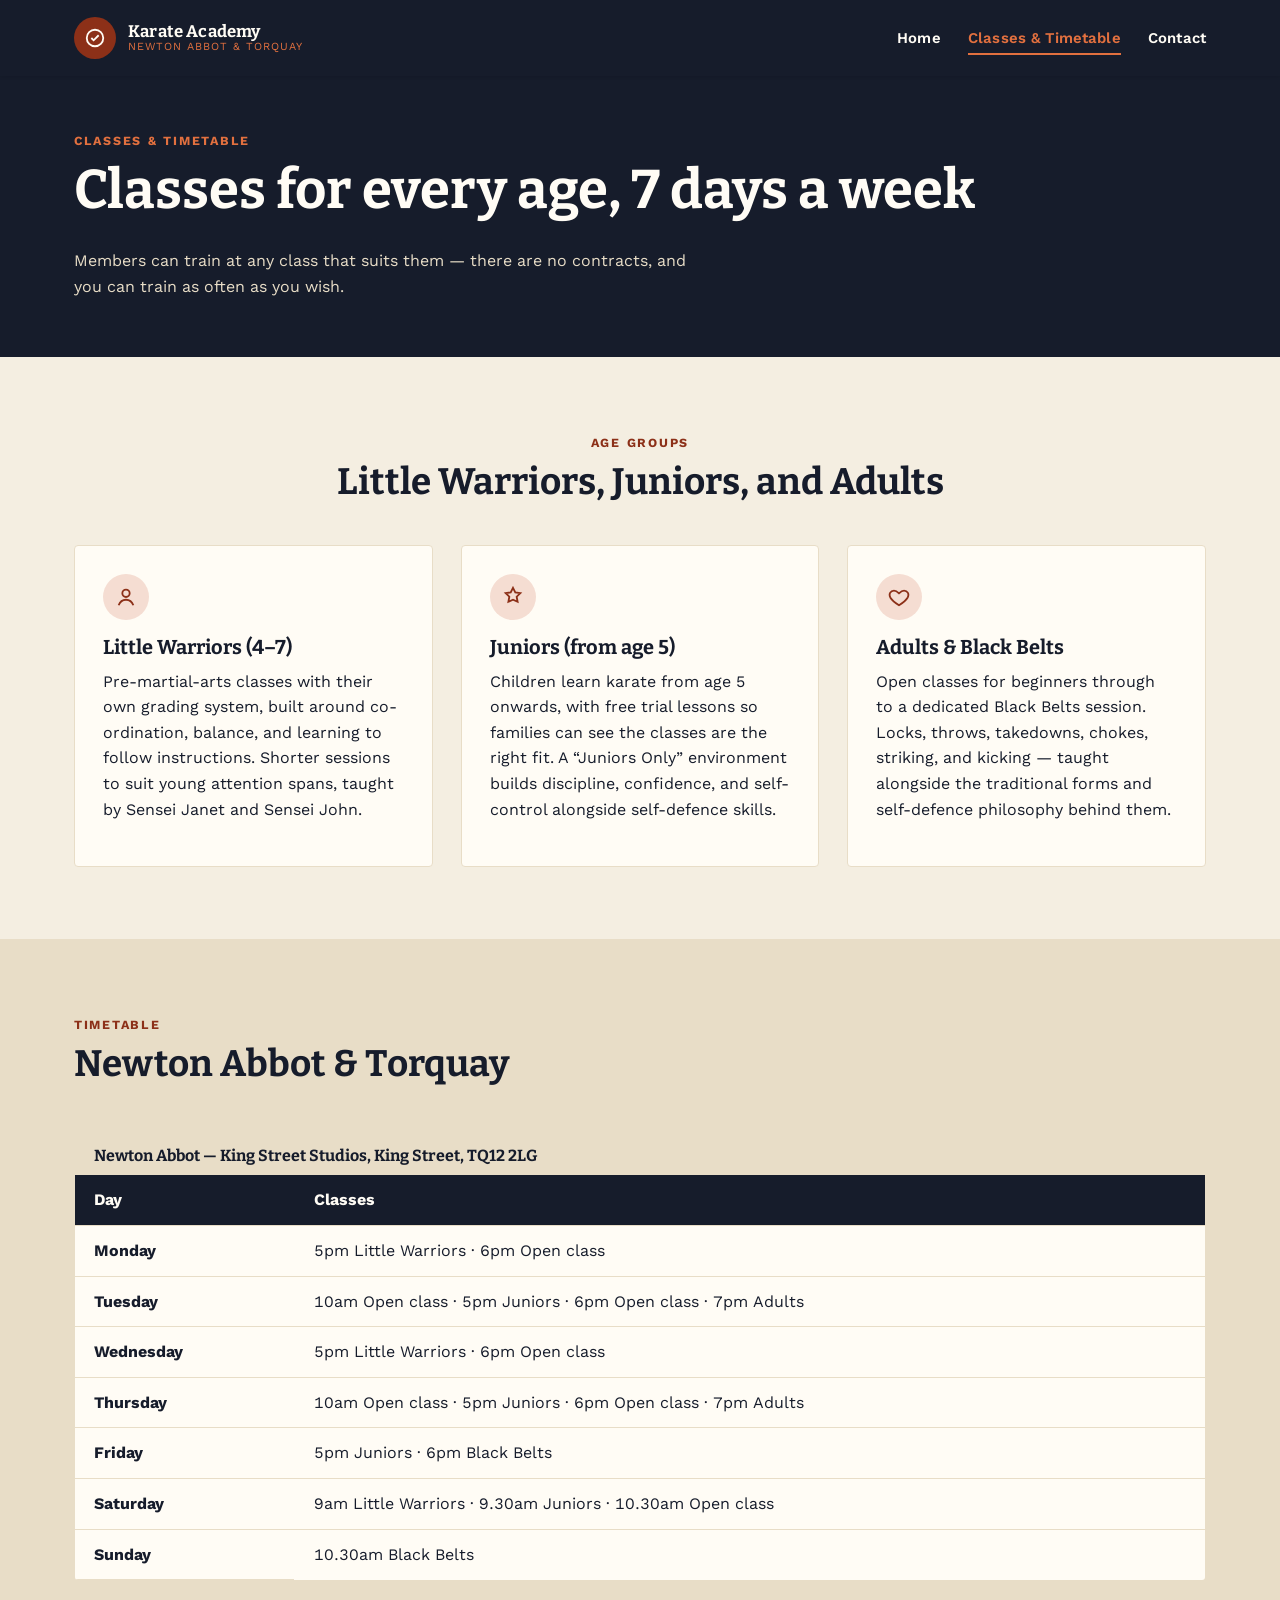
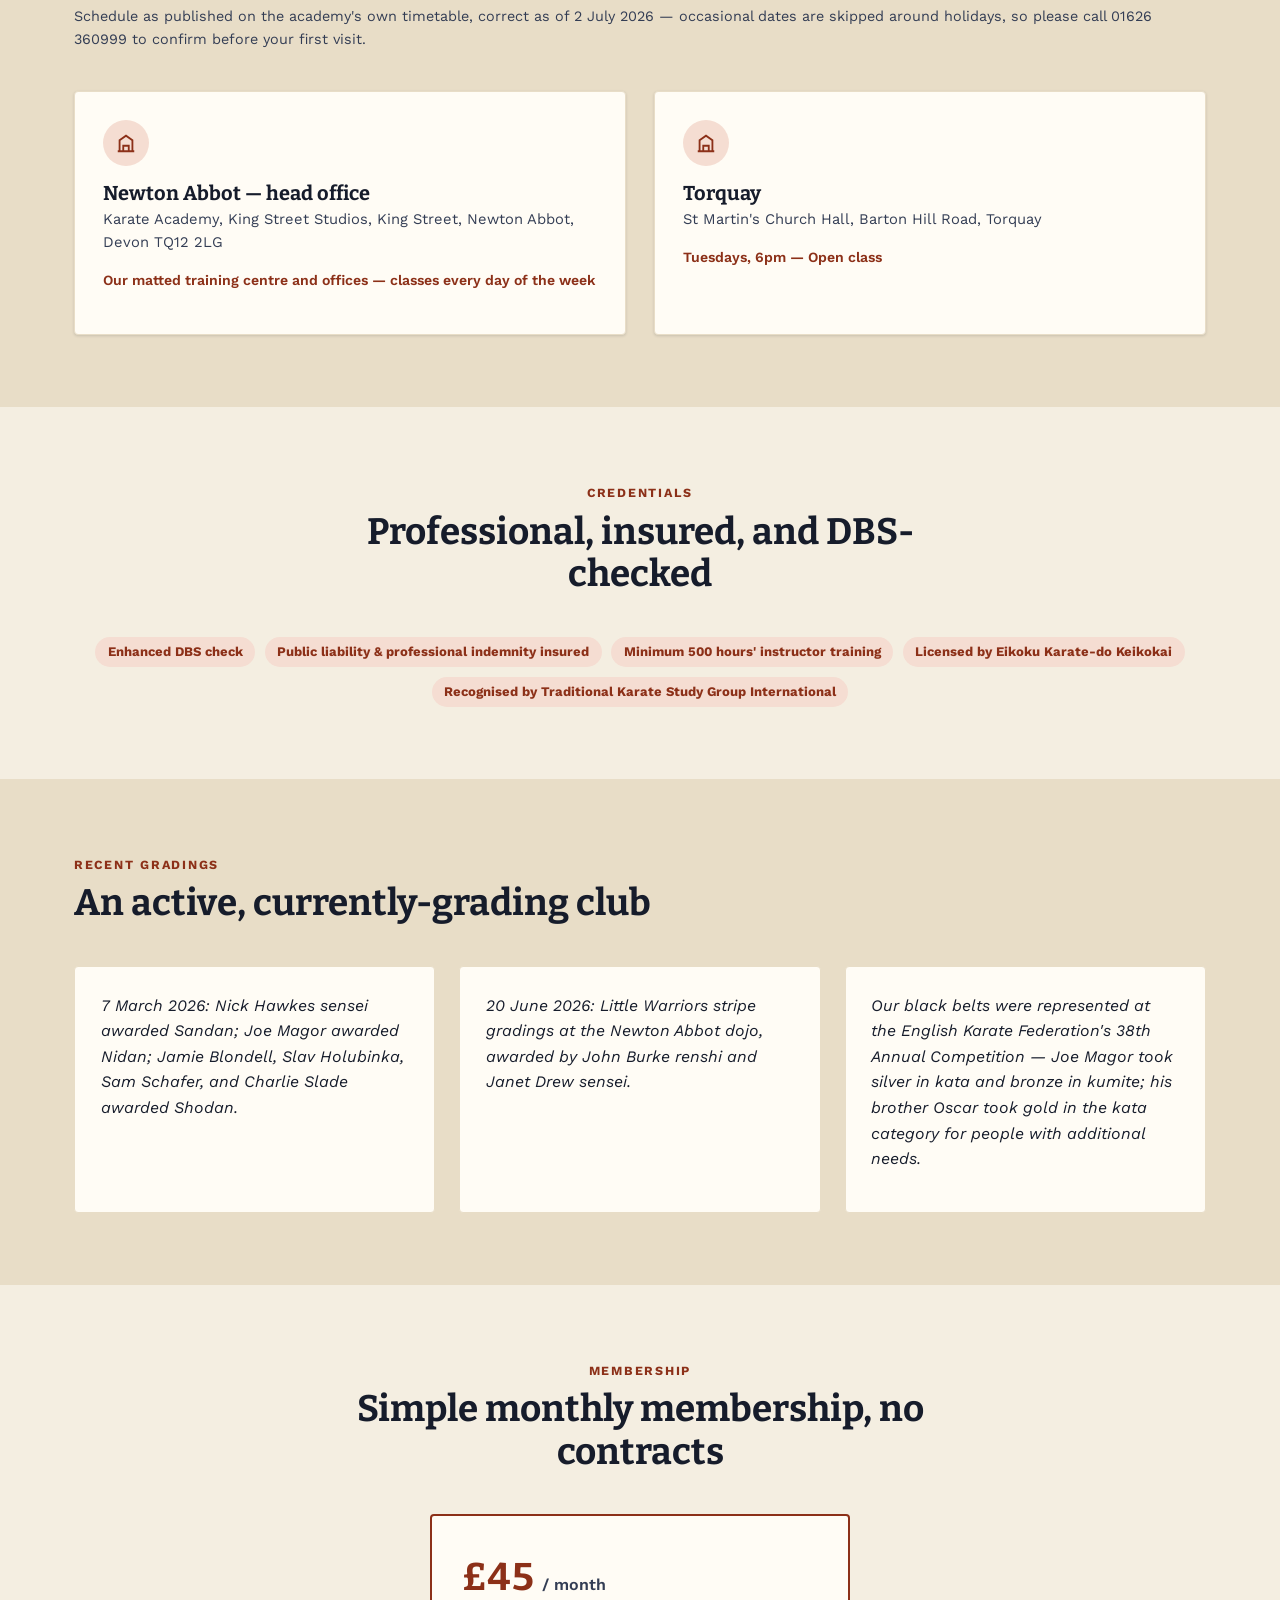
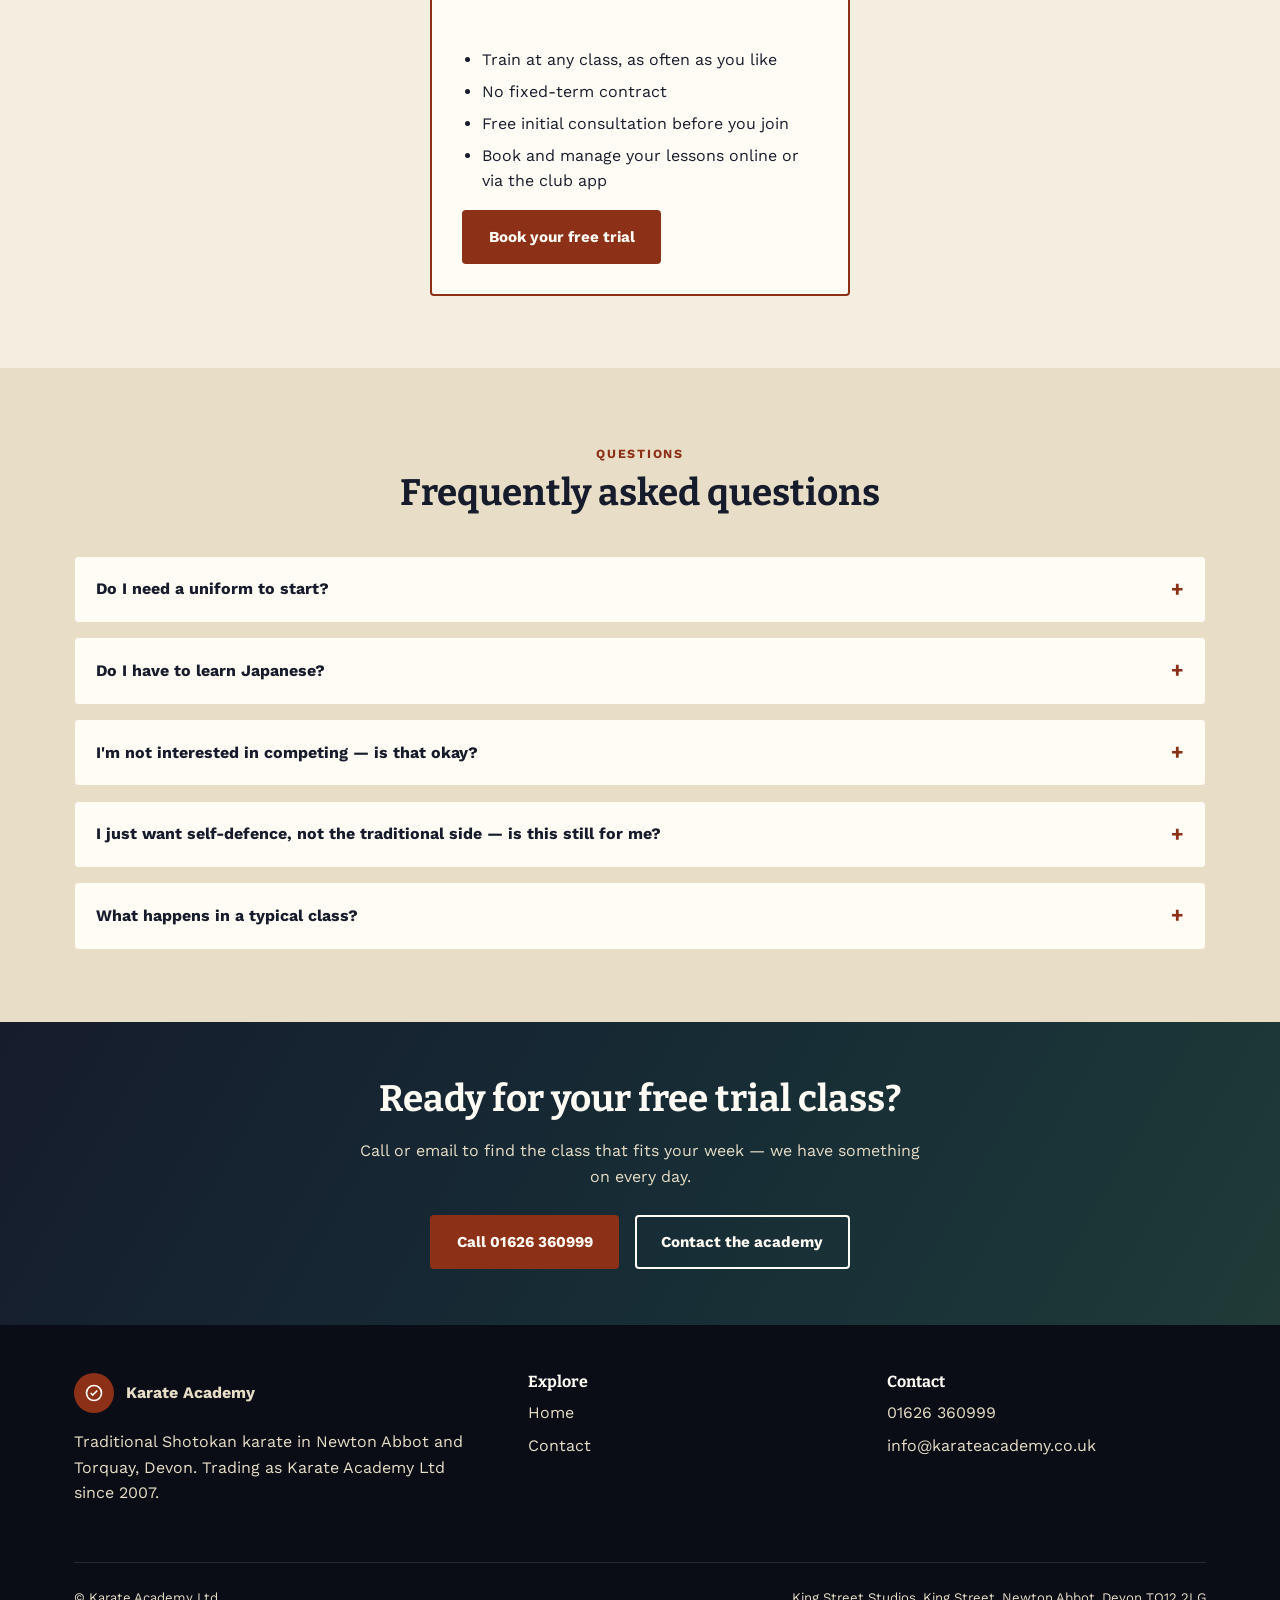
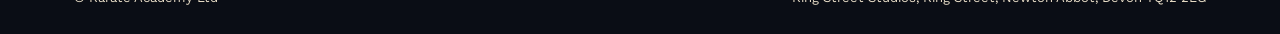
<file: classes.html>
<!doctype html>
<html lang="en">
<head>
<meta charset="utf-8">
<meta name="viewport" content="width=device-width, initial-scale=1">
<title>Classes &amp; Timetable | Karate Academy, Newton Abbot &amp; Torquay</title>
<meta name="description" content="Karate classes for Little Warriors, Juniors, and Adults, running 7 days a week in Newton Abbot plus Tuesdays in Torquay. Membership from £45/month, no contracts.">
<link rel="preconnect" href="https://fonts.googleapis.com">
<link rel="preconnect" href="https://fonts.gstatic.com" crossorigin>
<link href="https://fonts.googleapis.com/css2?family=Bitter:wght@600;700&family=Work+Sans:wght@400;500;600;700&display=swap" rel="stylesheet">
<link rel="stylesheet" href="assets/css/styles.css">
</head>
<body>

<header class="site-header">
  <div class="container">
    <a class="brand" href="index.html">
      <span class="mark" aria-hidden="true">
        <svg viewBox="0 0 24 24" fill="none" stroke="currentColor" stroke-width="2"><circle cx="12" cy="12" r="9"/><path d="M8 12l2.5 2.5L16 9"/></svg>
      </span>
      <span class="brand-text">
        <span class="line1">Karate Academy</span>
        <span class="line2">Newton Abbot &amp; Torquay</span>
      </span>
    </a>
    <button class="nav-toggle" aria-label="Toggle menu" aria-expanded="false">
      <svg viewBox="0 0 24 24" fill="none" stroke="currentColor" stroke-width="2"><line x1="3" y1="6" x2="21" y2="6"/><line x1="3" y1="12" x2="21" y2="12"/><line x1="3" y1="18" x2="21" y2="18"/></svg>
    </button>
    <nav class="main-nav" aria-label="Primary">
      <ul>
        <li><a href="index.html">Home</a></li>
        <li><a href="classes.html" aria-current="page">Classes &amp; Timetable</a></li>
        <li><a href="contact.html">Contact</a></li>
      </ul>
    </nav>
  </div>
</header>

<main>

  <section class="page-hero">
    <div class="container">
      <span class="eyebrow">Classes &amp; Timetable</span>
      <h1>Classes for every age, 7 days a week</h1>
      <p>Members can train at any class that suits them &mdash; there are no contracts, and you can train as often as you wish.</p>
    </div>
  </section>

  <section class="section">
    <div class="container">
      <div class="section-head center" data-reveal>
        <span class="eyebrow">Age groups</span>
        <h2>Little Warriors, Juniors, and Adults</h2>
      </div>
      <div class="value-grid">
        <div class="value-card" data-reveal>
          <div class="icon" aria-hidden="true">
            <svg width="22" height="22" viewBox="0 0 24 24" fill="none" stroke="currentColor" stroke-width="2"><circle cx="12" cy="8" r="4"/><path d="M4 21c1.5-4 4.5-6 8-6s6.5 2 8 6"/></svg>
          </div>
          <h3>Little Warriors (4&ndash;7)</h3>
          <p>Pre-martial-arts classes with their own grading system, built around co-ordination, balance, and learning to follow instructions. Shorter sessions to suit young attention spans, taught by Sensei Janet and Sensei John.</p>
        </div>
        <div class="value-card" data-reveal>
          <div class="icon" aria-hidden="true">
            <svg width="22" height="22" viewBox="0 0 24 24" fill="none" stroke="currentColor" stroke-width="2"><path d="M12 2l2.5 5 5.5.7-4 4 1 5.5L12 15l-5 2.2 1-5.5-4-4 5.5-.7z"/></svg>
          </div>
          <h3>Juniors (from age 5)</h3>
          <p>Children learn karate from age 5 onwards, with free trial lessons so families can see the classes are the right fit. A &ldquo;Juniors Only&rdquo; environment builds discipline, confidence, and self-control alongside self-defence skills.</p>
        </div>
        <div class="value-card" data-reveal>
          <div class="icon" aria-hidden="true">
            <svg width="22" height="22" viewBox="0 0 24 24" fill="none" stroke="currentColor" stroke-width="2"><path d="M12 21s-7-4.35-9.5-8.5C.5 8.5 3 5 6.5 5c1.9 0 3.4 1 5.5 3 2.1-2 3.6-3 5.5-3 3.5 0 6 3.5 4 7.5C19 16.65 12 21 12 21z"/></svg>
          </div>
          <h3>Adults &amp; Black Belts</h3>
          <p>Open classes for beginners through to a dedicated Black Belts session. Locks, throws, takedowns, chokes, striking, and kicking &mdash; taught alongside the traditional forms and self-defence philosophy behind them.</p>
        </div>
      </div>
    </div>
  </section>

  <section class="section section-alt">
    <div class="container">
      <div class="section-head" data-reveal>
        <span class="eyebrow">Timetable</span>
        <h2>Newton Abbot &amp; Torquay</h2>
      </div>
      <div class="schedule-wrap" data-reveal>
        <table class="schedule">
          <caption>Newton Abbot &mdash; King Street Studios, King Street, TQ12 2LG</caption>
          <thead>
            <tr><th scope="col">Day</th><th scope="col">Classes</th></tr>
          </thead>
          <tbody>
            <tr><th scope="row">Monday</th><td>5pm Little Warriors &middot; 6pm Open class</td></tr>
            <tr><th scope="row">Tuesday</th><td>10am Open class &middot; 5pm Juniors &middot; 6pm Open class &middot; 7pm Adults</td></tr>
            <tr><th scope="row">Wednesday</th><td>5pm Little Warriors &middot; 6pm Open class</td></tr>
            <tr><th scope="row">Thursday</th><td>10am Open class &middot; 5pm Juniors &middot; 6pm Open class &middot; 7pm Adults</td></tr>
            <tr><th scope="row">Friday</th><td>5pm Juniors &middot; 6pm Black Belts</td></tr>
            <tr><th scope="row">Saturday</th><td>9am Little Warriors &middot; 9.30am Juniors &middot; 10.30am Open class</td></tr>
            <tr><th scope="row">Sunday</th><td>10.30am Black Belts</td></tr>
          </tbody>
        </table>
      </div>
      <p style="margin-top:1.5rem; color:var(--text-muted); font-size:0.9rem;">Schedule as published on the academy's own timetable, correct as of 2 July 2026 &mdash; occasional dates are skipped around holidays, so please call 01626 360999 to confirm before your first visit.</p>

      <div class="location-cards" style="margin-top:2.5rem;" data-reveal>
        <div class="location-card">
          <div class="icon" aria-hidden="true">
            <svg width="22" height="22" viewBox="0 0 24 24" fill="none" stroke="currentColor" stroke-width="2"><path d="M3 21h18M5 21V9l7-5 7 5v12M9 21v-6h6v6"/></svg>
          </div>
          <h3>Newton Abbot &mdash; head office</h3>
          <p class="meta">Karate Academy, King Street Studios, King Street, Newton Abbot, Devon TQ12 2LG</p>
          <p class="note">Our matted training centre and offices &mdash; classes every day of the week</p>
        </div>
        <div class="location-card">
          <div class="icon" aria-hidden="true">
            <svg width="22" height="22" viewBox="0 0 24 24" fill="none" stroke="currentColor" stroke-width="2"><path d="M3 21h18M5 21V9l7-5 7 5v12M9 21v-6h6v6"/></svg>
          </div>
          <h3>Torquay</h3>
          <p class="meta">St Martin's Church Hall, Barton Hill Road, Torquay</p>
          <p class="note">Tuesdays, 6pm &mdash; Open class</p>
        </div>
      </div>
    </div>
  </section>

  <section class="section">
    <div class="container">
      <div class="section-head center" data-reveal>
        <span class="eyebrow">Credentials</span>
        <h2>Professional, insured, and DBS-checked</h2>
      </div>
      <div class="badge-row" style="justify-content:center;" data-reveal>
        <span class="badge-chip">Enhanced DBS check</span>
        <span class="badge-chip">Public liability &amp; professional indemnity insured</span>
        <span class="badge-chip">Minimum 500 hours' instructor training</span>
        <span class="badge-chip">Licensed by Eikoku Karate-do Keikokai</span>
        <span class="badge-chip">Recognised by Traditional Karate Study Group International</span>
      </div>
    </div>
  </section>

  <section class="section section-alt">
    <div class="container">
      <div class="section-head" data-reveal>
        <span class="eyebrow">Recent gradings</span>
        <h2>An active, currently-grading club</h2>
      </div>
      <div class="testimonial-grid" data-reveal>
        <div class="testimonial-card">
          <p class="quote">7 March 2026: Nick Hawkes sensei awarded Sandan; Joe Magor awarded Nidan; Jamie Blondell, Slav Holubinka, Sam Schafer, and Charlie Slade awarded Shodan.</p>
        </div>
        <div class="testimonial-card">
          <p class="quote">20 June 2026: Little Warriors stripe gradings at the Newton Abbot dojo, awarded by John Burke renshi and Janet Drew sensei.</p>
        </div>
        <div class="testimonial-card">
          <p class="quote">Our black belts were represented at the English Karate Federation's 38th Annual Competition &mdash; Joe Magor took silver in kata and bronze in kumite; his brother Oscar took gold in the kata category for people with additional needs.</p>
        </div>
      </div>
    </div>
  </section>

  <section class="section">
    <div class="container">
      <div class="section-head center" data-reveal>
        <span class="eyebrow">Membership</span>
        <h2>Simple monthly membership, no contracts</h2>
      </div>
      <div class="price-card" style="margin-inline:auto;" data-reveal>
        <p class="amount">&pound;45 <span>/ month</span></p>
        <ul>
          <li>Train at any class, as often as you like</li>
          <li>No fixed-term contract</li>
          <li>Free initial consultation before you join</li>
          <li>Book and manage your lessons online or via the club app</li>
        </ul>
        <a class="btn btn-shu" href="contact.html">Book your free trial</a>
      </div>
    </div>
  </section>

  <section class="section section-alt">
    <div class="container">
      <div class="section-head center" data-reveal>
        <span class="eyebrow">Questions</span>
        <h2>Frequently asked questions</h2>
      </div>
      <div class="faq-list" data-reveal>
        <details>
          <summary>Do I need a uniform to start?</summary>
          <p>No &mdash; you can start in a tracksuit or t-shirt and joggers. A student gi costs less than &pound;25 when you do want one.</p>
        </details>
        <details>
          <summary>Do I have to learn Japanese?</summary>
          <p>No. As a traditional art we use some Japanese terminology, usually with an English translation, and it becomes familiar over time.</p>
        </details>
        <details>
          <summary>I'm not interested in competing &mdash; is that okay?</summary>
          <p>Yes. Competing is entirely optional; we offer classes for students who want to compete, but plenty of members never do.</p>
        </details>
        <details>
          <summary>I just want self-defence, not the traditional side &mdash; is this still for me?</summary>
          <p>Come and try us out. Regular training builds the body and mind to use techniques when it really matters, rather than relying on a two-hour quick-fix course.</p>
        </details>
        <details>
          <summary>What happens in a typical class?</summary>
          <p>A brief warm-up, followed by basic techniques or combinations, work on pads and with fellow students, and practice of set forms (kata) that help commit self-defence techniques to memory.</p>
        </details>
      </div>
    </div>
  </section>

  <section class="cta-banner">
    <div class="container">
      <h2>Ready for your free trial class?</h2>
      <p>Call or email to find the class that fits your week &mdash; we have something on every day.</p>
      <div class="hero-actions">
        <a class="btn btn-shu" href="tel:01626360999">Call 01626 360999</a>
        <a class="btn btn-outline" href="contact.html">Contact the academy</a>
      </div>
    </div>
  </section>

</main>

<footer class="site-footer">
  <div class="container">
    <div class="footer-grid">
      <div>
        <div class="footer-badge">
          <span class="mark" aria-hidden="true">
            <svg viewBox="0 0 24 24" fill="none" stroke="currentColor" stroke-width="2"><circle cx="12" cy="12" r="9"/><path d="M8 12l2.5 2.5L16 9"/></svg>
          </span>
          <strong>Karate Academy</strong>
        </div>
        <p>Traditional Shotokan karate in Newton Abbot and Torquay, Devon. Trading as Karate Academy Ltd since 2007.</p>
      </div>
      <div>
        <h4>Explore</h4>
        <ul>
          <li><a href="index.html">Home</a></li>
          <li><a href="contact.html">Contact</a></li>
        </ul>
      </div>
      <div>
        <h4>Contact</h4>
        <ul>
          <li><a href="tel:01626360999">01626 360999</a></li>
          <li><a href="mailto:info@karateacademy.co.uk">info@karateacademy.co.uk</a></li>
        </ul>
      </div>
    </div>
    <div class="footer-bottom">
      <span>&copy; Karate Academy Ltd</span>
      <span>King Street Studios, King Street, Newton Abbot, Devon TQ12 2LG</span>
    </div>
  </div>
</footer>

<script src="assets/js/main.js"></script>
</body>
</html>
</file>
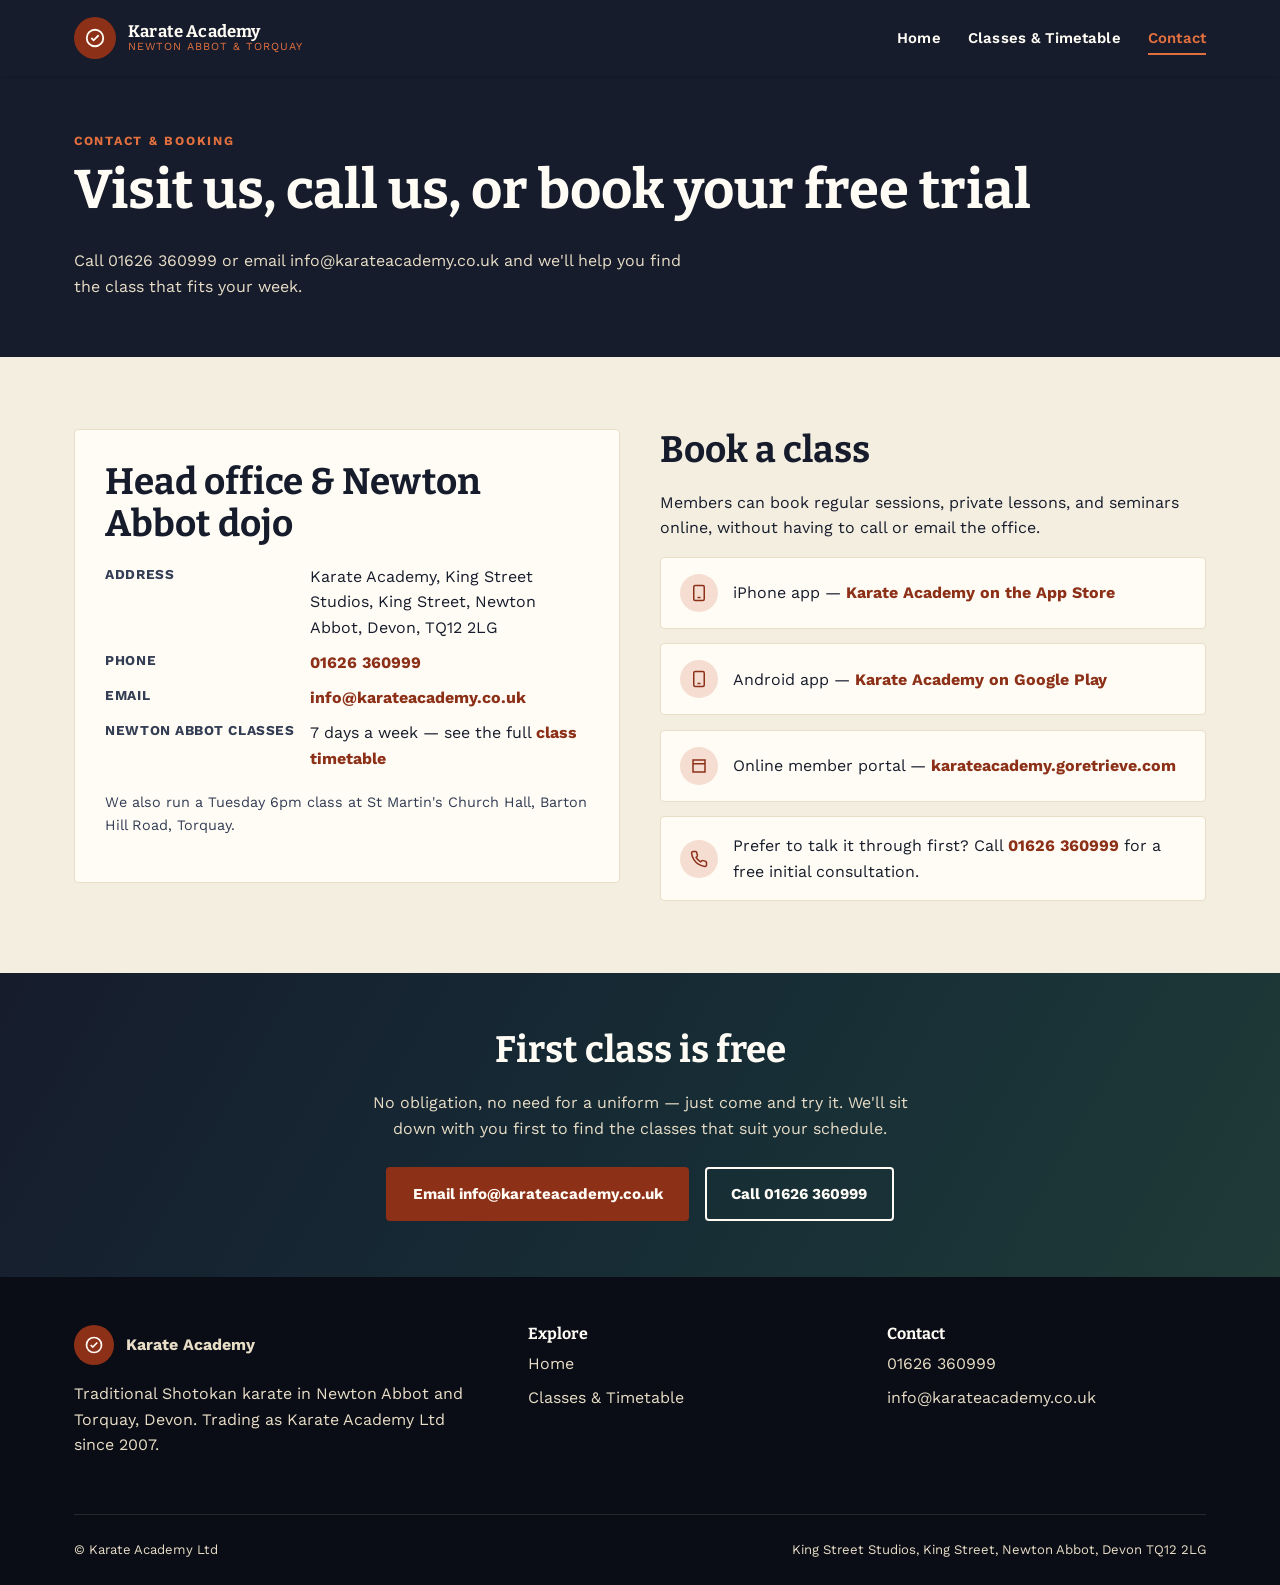
<file: contact.html>
<!doctype html>
<html lang="en">
<head>
<meta charset="utf-8">
<meta name="viewport" content="width=device-width, initial-scale=1">
<title>Contact &amp; Booking | Karate Academy, Newton Abbot &amp; Torquay</title>
<meta name="description" content="Contact Karate Academy in Newton Abbot, Devon — call, email, or book a free trial class online or via the club app. King Street Studios, King Street, Newton Abbot TQ12 2LG.">
<link rel="preconnect" href="https://fonts.googleapis.com">
<link rel="preconnect" href="https://fonts.gstatic.com" crossorigin>
<link href="https://fonts.googleapis.com/css2?family=Bitter:wght@600;700&family=Work+Sans:wght@400;500;600;700&display=swap" rel="stylesheet">
<link rel="stylesheet" href="assets/css/styles.css">
</head>
<body>

<header class="site-header">
  <div class="container">
    <a class="brand" href="index.html">
      <span class="mark" aria-hidden="true">
        <svg viewBox="0 0 24 24" fill="none" stroke="currentColor" stroke-width="2"><circle cx="12" cy="12" r="9"/><path d="M8 12l2.5 2.5L16 9"/></svg>
      </span>
      <span class="brand-text">
        <span class="line1">Karate Academy</span>
        <span class="line2">Newton Abbot &amp; Torquay</span>
      </span>
    </a>
    <button class="nav-toggle" aria-label="Toggle menu" aria-expanded="false">
      <svg viewBox="0 0 24 24" fill="none" stroke="currentColor" stroke-width="2"><line x1="3" y1="6" x2="21" y2="6"/><line x1="3" y1="12" x2="21" y2="12"/><line x1="3" y1="18" x2="21" y2="18"/></svg>
    </button>
    <nav class="main-nav" aria-label="Primary">
      <ul>
        <li><a href="index.html">Home</a></li>
        <li><a href="classes.html">Classes &amp; Timetable</a></li>
        <li><a href="contact.html" aria-current="page">Contact</a></li>
      </ul>
    </nav>
  </div>
</header>

<main>

  <section class="page-hero">
    <div class="container">
      <span class="eyebrow">Contact &amp; Booking</span>
      <h1>Visit us, call us, or book your free trial</h1>
      <p>Call 01626 360999 or email info@karateacademy.co.uk and we'll help you find the class that fits your week.</p>
    </div>
  </section>

  <section class="section">
    <div class="container">
      <div class="contact-grid">
        <div class="info-card" data-reveal>
          <h2 class="mt-0">Head office &amp; Newton Abbot dojo</h2>
          <dl>
            <dt>Address</dt>
            <dd>Karate Academy, King Street Studios, King Street, Newton Abbot, Devon, TQ12 2LG</dd>
            <dt>Phone</dt>
            <dd><a href="tel:01626360999">01626 360999</a></dd>
            <dt>Email</dt>
            <dd><a href="mailto:info@karateacademy.co.uk">info@karateacademy.co.uk</a></dd>
            <dt>Newton Abbot classes</dt>
            <dd>7 days a week &mdash; see the full <a href="classes.html">class timetable</a></dd>
          </dl>
          <p style="margin-top:1.2rem; color:var(--text-muted); font-size:0.9rem;">We also run a Tuesday 6pm class at St Martin's Church Hall, Barton Hill Road, Torquay.</p>
        </div>

        <div data-reveal>
          <h2 class="mt-0">Book a class</h2>
          <p>Members can book regular sessions, private lessons, and seminars online, without having to call or email the office.</p>
          <div class="booking-list">
            <div class="booking-item">
              <span class="icon" aria-hidden="true">
                <svg width="18" height="18" viewBox="0 0 24 24" fill="none" stroke="currentColor" stroke-width="2"><rect x="5" y="2" width="14" height="20" rx="2"/><line x1="10" y1="18" x2="14" y2="18"/></svg>
              </span>
              <span class="text">iPhone app &mdash; <a href="https://apps.apple.com/gb/app/karate-academy/id1542741931" target="_blank" rel="noopener">Karate Academy on the App Store</a></span>
            </div>
            <div class="booking-item">
              <span class="icon" aria-hidden="true">
                <svg width="18" height="18" viewBox="0 0 24 24" fill="none" stroke="currentColor" stroke-width="2"><rect x="5" y="2" width="14" height="20" rx="2"/><line x1="10" y1="18" x2="14" y2="18"/></svg>
              </span>
              <span class="text">Android app &mdash; <a href="https://play.google.com/store/apps/details?id=com.goretrieve.karateacademy" target="_blank" rel="noopener">Karate Academy on Google Play</a></span>
            </div>
            <div class="booking-item">
              <span class="icon" aria-hidden="true">
                <svg width="18" height="18" viewBox="0 0 24 24" fill="none" stroke="currentColor" stroke-width="2"><path d="M4 4h16v16H4z"/><path d="M4 9h16"/></svg>
              </span>
              <span class="text">Online member portal &mdash; <a href="https://karateacademy.goretrieve.com" target="_blank" rel="noopener">karateacademy.goretrieve.com</a></span>
            </div>
            <div class="booking-item">
              <span class="icon" aria-hidden="true">
                <svg width="18" height="18" viewBox="0 0 24 24" fill="none" stroke="currentColor" stroke-width="2"><path d="M22 16.92v3a2 2 0 01-2.18 2 19.79 19.79 0 01-8.63-3.07 19.5 19.5 0 01-6-6 19.79 19.79 0 01-3.07-8.67A2 2 0 014.11 2h3a2 2 0 012 1.72c.13 1 .36 1.94.68 2.85a2 2 0 01-.45 2.11L8.09 9.91a16 16 0 006 6l1.23-1.25a2 2 0 012.11-.45c.91.32 1.85.55 2.85.68A2 2 0 0122 16.92z"/></svg>
              </span>
              <span class="text">Prefer to talk it through first? Call <a href="tel:01626360999">01626 360999</a> for a free initial consultation.</span>
            </div>
          </div>
        </div>
      </div>
    </div>
  </section>

  <section class="cta-banner">
    <div class="container">
      <h2>First class is free</h2>
      <p>No obligation, no need for a uniform &mdash; just come and try it. We'll sit down with you first to find the classes that suit your schedule.</p>
      <div class="hero-actions">
        <a class="btn btn-shu" href="mailto:info@karateacademy.co.uk">Email info@karateacademy.co.uk</a>
        <a class="btn btn-outline" href="tel:01626360999">Call 01626 360999</a>
      </div>
    </div>
  </section>

</main>

<footer class="site-footer">
  <div class="container">
    <div class="footer-grid">
      <div>
        <div class="footer-badge">
          <span class="mark" aria-hidden="true">
            <svg viewBox="0 0 24 24" fill="none" stroke="currentColor" stroke-width="2"><circle cx="12" cy="12" r="9"/><path d="M8 12l2.5 2.5L16 9"/></svg>
          </span>
          <strong>Karate Academy</strong>
        </div>
        <p>Traditional Shotokan karate in Newton Abbot and Torquay, Devon. Trading as Karate Academy Ltd since 2007.</p>
      </div>
      <div>
        <h4>Explore</h4>
        <ul>
          <li><a href="index.html">Home</a></li>
          <li><a href="classes.html">Classes &amp; Timetable</a></li>
        </ul>
      </div>
      <div>
        <h4>Contact</h4>
        <ul>
          <li><a href="tel:01626360999">01626 360999</a></li>
          <li><a href="mailto:info@karateacademy.co.uk">info@karateacademy.co.uk</a></li>
        </ul>
      </div>
    </div>
    <div class="footer-bottom">
      <span>&copy; Karate Academy Ltd</span>
      <span>King Street Studios, King Street, Newton Abbot, Devon TQ12 2LG</span>
    </div>
  </div>
</footer>

<script src="assets/js/main.js"></script>
</body>
</html>
</file>
<file: assets/css/styles.css>
/* Karate Academy (Newton Abbot & Torquay) — shared stylesheet */
@import url("tokens.css");

@view-transition {
  navigation: auto;
}

*, *::before, *::after { box-sizing: border-box; }
html { scroll-behavior: smooth; }
@media (prefers-reduced-motion: reduce) {
  html { scroll-behavior: auto; }
}

body {
  margin: 0;
  background: var(--bg);
  color: var(--text);
  font-family: var(--font-body);
  line-height: 1.6;
  -webkit-font-smoothing: antialiased;
  /* Inherited so any long unbroken string (email address, URL) can't push
     out of its box anywhere on the site, not just where first spotted. */
  overflow-wrap: anywhere;
}

img { max-width: 100%; display: block; }
a { color: inherit; }

h1, h2, h3, h4 {
  font-family: var(--font-display);
  color: var(--color-tide);
  line-height: 1.15;
  margin: 0 0 0.5em;
  font-weight: 700;
}

h1 { font-size: clamp(2.1rem, 5vw, 3.4rem); }
h2 { font-size: clamp(1.6rem, 3.4vw, 2.3rem); }
h3 { font-size: 1.25rem; }

p { margin: 0 0 1em; }

.eyebrow {
  display: inline-block;
  font-family: var(--font-body);
  font-size: 0.78rem;
  font-weight: 700;
  letter-spacing: 0.14em;
  text-transform: uppercase;
  color: var(--color-shu-deep);
  margin-bottom: 0.6em;
}
/* --color-shu-deep is only text-safe on the light sand background (~5.6:1).
   On dark ink sections it drops well below AA -- swap to the brighter
   vermillion, which clears AA against --color-tide. */
.hero .eyebrow,
.section-ink .eyebrow,
.cta-banner .eyebrow,
.page-hero .eyebrow {
  color: var(--color-shu-bright);
}

.container {
  width: 100%;
  max-width: var(--max-width);
  margin: 0 auto;
  padding: 0 1.5rem;
}

.visually-hidden {
  position: absolute;
  width: 1px; height: 1px;
  overflow: hidden;
  clip: rect(0 0 0 0);
  white-space: nowrap;
}

/* ---------- Buttons ---------- */
.btn {
  display: inline-flex;
  align-items: center;
  gap: 0.5em;
  padding: 0.85em 1.6em;
  border-radius: var(--radius);
  font-weight: 700;
  font-size: 0.95rem;
  text-decoration: none;
  border: 2px solid transparent;
  cursor: pointer;
  transition: background-color 0.2s ease, color 0.2s ease, border-color 0.2s ease;
}

.btn-shu {
  background: var(--color-shu-deep);
  color: var(--color-sand-white);
}
.btn-shu:hover { background: var(--accent-hover); }

.btn-outline {
  background: transparent;
  border-color: var(--color-sand-white);
  color: var(--color-sand-white);
}
.btn-outline:hover {
  background: var(--color-sand-white);
  color: var(--color-tide);
}

.btn-outline-ink {
  background: transparent;
  border-color: var(--color-tide);
  color: var(--color-tide);
}
.btn-outline-ink:hover {
  background: var(--color-tide);
  color: var(--color-sand-white);
}

/* ---------- Header / Nav ---------- */
.site-header {
  position: sticky;
  top: 0;
  z-index: 40;
  background: var(--color-tide);
  color: var(--color-sand-white);
  box-shadow: var(--shadow-sm);
}

.site-header .container {
  display: flex;
  align-items: center;
  justify-content: space-between;
  min-height: 76px;
  gap: 1.5rem;
}

.brand {
  display: flex;
  align-items: center;
  gap: 0.75rem;
  text-decoration: none;
  color: var(--color-sand-white);
  min-width: 0;
}
.brand .mark {
  flex-shrink: 0;
  width: 42px;
  height: 42px;
  border-radius: 50%;
  background: var(--color-shu-deep);
  color: var(--color-sand-white);
  display: flex;
  align-items: center;
  justify-content: center;
}
.brand .mark svg { width: 22px; height: 22px; }
.brand-text {
  font-family: var(--font-display);
  line-height: 1.15;
  min-width: 0;
}
.brand-text .line1 {
  display: block;
  font-size: 1.05rem;
  font-weight: 700;
  letter-spacing: 0.01em;
}
.brand-text .line2 {
  display: block;
  font-family: var(--font-body);
  font-size: 0.68rem;
  letter-spacing: 0.09em;
  text-transform: uppercase;
  color: var(--color-shu-bright);
}

.nav-toggle {
  display: none;
  background: none;
  border: 1px solid rgba(244, 238, 225, 0.4);
  border-radius: var(--radius);
  color: var(--color-sand-white);
  width: 44px;
  height: 44px;
  align-items: center;
  justify-content: center;
  cursor: pointer;
  flex-shrink: 0;
}
.nav-toggle svg { width: 22px; height: 22px; }

.main-nav ul {
  display: flex;
  gap: 1.7rem;
  list-style: none;
  margin: 0;
  padding: 0;
}
.main-nav a {
  text-decoration: none;
  font-size: 0.93rem;
  font-weight: 600;
  letter-spacing: 0.01em;
  padding: 0.4em 0;
  border-bottom: 2px solid transparent;
  transition: border-color 0.2s ease, color 0.2s ease;
  white-space: nowrap;
}
.main-nav a:hover,
.main-nav a[aria-current="page"] {
  border-color: var(--color-shu-bright);
  color: var(--color-shu-bright);
}

@media (max-width: 860px) {
  .nav-toggle { display: inline-flex; }
  .main-nav {
    position: absolute;
    top: 76px;
    left: 0;
    right: 0;
    background: var(--color-tide);
    max-height: 0;
    overflow: hidden;
    transition: max-height 0.28s ease;
  }
  .main-nav ul {
    flex-direction: column;
    gap: 0;
    padding: 0.5rem 1.5rem 1.25rem;
  }
  .main-nav a { display: block; padding: 0.75em 0; }
  .site-header.nav-open .main-nav { max-height: 420px; }
}

/* ---------- Hero ---------- */
.hero {
  background: var(--color-tide);
  color: var(--color-sand-white);
  position: relative;
  overflow: clip;
}
.hero h1 { color: var(--color-sand-white); }
.hero::after {
  content: "";
  position: absolute;
  inset: 0;
  background: linear-gradient(in oklch 120deg, var(--color-tide) 10%, var(--color-tide-deep) 90%);
  opacity: 0.5;
  pointer-events: none;
}
.hero .container {
  position: relative;
  z-index: 1;
  display: grid;
  grid-template-columns: 1.15fr 0.85fr;
  gap: 3rem;
  align-items: center;
  padding-top: 4.5rem;
  padding-bottom: 4.5rem;
}
.hero-copy p.lede {
  font-size: 1.15rem;
  color: var(--color-sand-deep);
  max-width: 48ch;
}
.hero-actions {
  display: flex;
  flex-wrap: wrap;
  gap: 1rem;
  margin-top: 1.6rem;
}
.hero-media { position: relative; }
.hero-media img {
  border-radius: var(--radius);
  box-shadow: var(--shadow-md);
  aspect-ratio: 1793 / 1200;
  height: auto;
  width: 100%;
  object-fit: cover;
  border: 4px solid var(--color-shu-deep);
}
.hero-media figcaption {
  text-align: center;
  margin-top: 0.75rem;
  font-size: 0.85rem;
  color: var(--color-sand-deep);
}

@media (max-width: 860px) {
  .hero .container { grid-template-columns: 1fr; text-align: left; padding-top: 2.5rem; padding-bottom: 2.5rem; }
  .hero-media { order: -1; }
}

/* Page hero (non-home pages) — smaller banner */
.page-hero {
  background: var(--color-tide);
  color: var(--color-sand-white);
  padding: 3.2rem 0 2.6rem;
}
.page-hero h1 { color: var(--color-sand-white); }
.page-hero p { color: var(--color-sand-deep); max-width: 62ch; }

/* ---------- Quick facts strip ---------- */
.quick-facts {
  background: var(--color-shu-pale);
  border-top: 1px solid var(--color-sand-deep);
  border-bottom: 1px solid var(--color-sand-deep);
}
.quick-facts .container {
  display: grid;
  grid-template-columns: repeat(4, 1fr);
  gap: 1.5rem;
  padding-top: 1.8rem;
  padding-bottom: 1.8rem;
}
.quick-fact { text-align: center; min-width: 0; }
.quick-fact .num {
  display: block;
  font-family: var(--font-display);
  font-size: 1.6rem;
  color: var(--color-tide);
  font-weight: 700;
}
.quick-fact .label {
  font-size: 0.83rem;
  color: var(--text-muted);
}
@media (max-width: 720px) {
  .quick-facts .container { grid-template-columns: repeat(2, 1fr); }
}

/* ---------- Sections ---------- */
.section { padding: 4.5rem 0; }
.section-alt { background: var(--color-sand-deep); }
.section-ink {
  background: var(--color-tide);
  color: var(--color-sand-deep);
}
.section-ink h2, .section-ink h3 { color: var(--color-sand-white); }

.section-head { max-width: 62ch; margin-bottom: 2.6rem; }
.section-head.center { margin-inline: auto; text-align: center; }

/* ---------- Value props ---------- */
.value-grid {
  display: grid;
  grid-template-columns: repeat(auto-fit, minmax(230px, 1fr));
  gap: 1.75rem;
}
.value-card {
  background: var(--surface);
  border: 1px solid var(--color-sand-deep);
  border-radius: var(--radius);
  padding: 1.75rem;
  min-width: 0;
}
.value-card .icon {
  width: 46px; height: 46px;
  border-radius: 50%;
  background: var(--color-shu-pale);
  color: var(--color-shu-deep);
  display: flex; align-items: center; justify-content: center;
  margin-bottom: 1rem;
}

/* ---------- Location cards ----------
 * No verified own-asset photo exists of either venue building, so this is
 * deliberately text-only (icon + copy) rather than forcing an unrelated
 * photo in -- see AGENTS.md step 5's image/content-match rule.
 */
.location-cards {
  display: grid;
  grid-template-columns: repeat(auto-fit, minmax(280px, 1fr));
  gap: 1.75rem;
}
.location-card {
  background: var(--surface);
  border-radius: var(--radius);
  box-shadow: var(--shadow-sm);
  border: 1px solid var(--color-sand-deep);
  padding: 1.75rem;
  min-width: 0;
}
.location-card .icon {
  width: 46px; height: 46px;
  border-radius: 50%;
  background: var(--color-shu-pale);
  color: var(--color-shu-deep);
  display: flex; align-items: center; justify-content: center;
  margin-bottom: 1rem;
}
.location-card h3 { margin-bottom: 0.15rem; }
.location-card .meta { color: var(--text-muted); font-size: 0.92rem; overflow-wrap: anywhere; }
.location-card .note { font-size: 0.88rem; color: var(--color-shu-deep); font-weight: 600; }

/* ---------- Schedule table ---------- */
.schedule-wrap {
  overflow-x: auto;
  scrollbar-width: thin;
  scrollbar-color: var(--color-shu-deep) transparent;
  border-radius: var(--radius);
  border: 1px solid var(--color-sand-deep);
}
table.schedule {
  width: 100%;
  border-collapse: collapse;
  min-width: 520px;
  background: var(--surface);
}
table.schedule caption {
  text-align: left;
  font-weight: 700;
  padding: 1rem 1.2rem 0.4rem;
  font-family: var(--font-display);
}
table.schedule th, table.schedule td {
  padding: 0.75rem 1.2rem;
  text-align: left;
  border-bottom: 1px solid var(--color-sand-deep);
  font-variant-numeric: tabular-nums;
  vertical-align: top;
}
table.schedule thead th {
  background: var(--color-tide);
  color: var(--color-sand-white);
  font-weight: 700;
}
table.schedule tbody tr:last-child td { border-bottom: none; }

/* ---------- Instructor / bio block ---------- */
.chief-instructor {
  display: grid;
  grid-template-columns: 0.8fr 1.2fr;
  gap: 2.5rem;
  align-items: start;
}
.chief-instructor img {
  border-radius: var(--radius);
  aspect-ratio: 1793/1200;
  height: auto;
  width: 100%;
  object-fit: cover;
  box-shadow: var(--shadow-md);
}
@media (max-width: 780px) {
  .chief-instructor { grid-template-columns: 1fr; }
  .chief-instructor img { max-width: 420px; margin-inline: auto; }
}

/* ---------- Credential badges ---------- */
.badge-row { display: flex; flex-wrap: wrap; gap: 0.6rem; margin: 1.1rem 0 0; }
.badge-chip {
  display: inline-flex;
  align-items: center;
  font-size: 0.82rem;
  font-weight: 700;
  color: var(--color-shu-deep);
  background: var(--color-shu-pale);
  border-radius: 999px;
  padding: 0.35em 0.95em;
}
.section-ink .badge-chip {
  color: var(--color-tide);
  background: var(--color-sand-white);
}

/* ---------- Testimonials ---------- */
.testimonial-grid {
  display: grid;
  grid-template-columns: repeat(auto-fit, minmax(260px, 1fr));
  gap: 1.5rem;
}
.testimonial-card {
  background: var(--surface);
  border: 1px solid var(--color-sand-deep);
  border-radius: var(--radius);
  padding: 1.6rem;
  min-width: 0;
}
.testimonial-card p.quote {
  font-style: italic;
  margin-bottom: 0.9rem;
}
.testimonial-card .attribution {
  font-size: 0.85rem;
  font-weight: 700;
  color: var(--text-muted);
}

/* ---------- Gallery + lightbox ----------
 * CSS-columns masonry: source photos mix landscape and near-square framing,
 * and forcing one shared aspect-ratio would crop into faces. Columns let
 * each tile keep its native ratio at full frame, per AGENTS.md's masonry
 * guidance (columns: rather than native CSS grid masonry).
 */
.gallery {
  columns: 3 240px;
  column-gap: 1.1rem;
}
.gallery button {
  all: unset;
  display: block;
  cursor: pointer;
  border-radius: var(--radius);
  overflow: hidden;
  position: relative;
  width: 100%;
  break-inside: avoid;
  margin-bottom: 1.1rem;
}
.gallery img {
  height: auto;
  width: 100%;
  display: block;
  transition: transform 0.35s ease;
}
.gallery button:hover img { transform: scale(1.05); }
.gallery button:focus-visible { outline: 3px solid var(--color-shu-bright); outline-offset: 2px; }

dialog.lightbox {
  border: none;
  padding: 0;
  background: transparent;
  max-width: min(90vw, 900px);
  max-height: 90vh;
}
dialog.lightbox::backdrop { background: rgba(10, 13, 21, 0.85); }
dialog.lightbox img {
  width: 100%;
  height: auto;
  border-radius: var(--radius);
  display: block;
}
dialog.lightbox figcaption {
  color: var(--color-sand-white);
  text-align: center;
  padding: 0.75rem 0.5rem 0;
  font-size: 0.9rem;
}
dialog.lightbox .close-btn {
  position: absolute;
  top: -14px; right: -14px;
  width: 36px; height: 36px;
  border-radius: 50%;
  background: var(--color-shu-deep);
  color: var(--color-sand-white);
  border: none;
  font-size: 1.1rem;
  cursor: pointer;
  box-shadow: var(--shadow-sm);
}
html:has(dialog[open]) { overflow: hidden; }

/* ---------- FAQ (details/summary) ---------- */
.faq-list { display: grid; gap: 0.9rem; }
.faq-list details {
  background: var(--surface);
  border: 1px solid var(--color-sand-deep);
  border-radius: var(--radius);
  padding: 1rem 1.3rem;
}
.faq-list summary {
  cursor: pointer;
  font-weight: 700;
  list-style: none;
  display: flex;
  justify-content: space-between;
  align-items: center;
  gap: 1rem;
}
.faq-list summary::-webkit-details-marker { display: none; }
.faq-list summary::after {
  content: "+";
  font-size: 1.3rem;
  color: var(--color-shu-deep);
  flex-shrink: 0;
}
.faq-list details[open] summary::after { content: "\2212"; }
.faq-list p { margin: 0.8rem 0 0; color: var(--text-muted); }

/* ---------- Pricing / membership callout ---------- */
.price-card {
  background: var(--surface);
  border: 2px solid var(--color-shu-deep);
  border-radius: var(--radius);
  padding: 1.9rem;
  max-width: 420px;
}
.price-card .amount {
  font-family: var(--font-display);
  font-size: 2.4rem;
  font-weight: 700;
  color: var(--color-shu-deep);
  font-variant-numeric: tabular-nums;
}
.price-card .amount span { font-size: 1rem; font-family: var(--font-body); font-weight: 600; color: var(--text-muted); }
.price-card ul { margin: 1rem 0; padding-left: 1.2rem; }
.price-card li { margin-bottom: 0.4rem; }

/* ---------- CTA banner ---------- */
.cta-banner {
  background: linear-gradient(in oklch 120deg, var(--color-tide), var(--color-jade-deep) 130%);
  color: var(--color-sand-white);
  text-align: center;
  padding: 3.5rem 0;
}
.cta-banner h2 { color: var(--color-sand-white); }
.cta-banner p { color: var(--color-sand-deep); max-width: 56ch; margin-inline: auto; }
.cta-banner .hero-actions { justify-content: center; }

/* ---------- Contact page ---------- */
.contact-grid {
  display: grid;
  grid-template-columns: 1fr 1fr;
  gap: 2.5rem;
  align-items: start;
}
@media (max-width: 820px) {
  .contact-grid { grid-template-columns: 1fr; }
}
.info-card {
  background: var(--surface);
  border: 1px solid var(--color-sand-deep);
  border-radius: var(--radius);
  padding: 1.9rem;
  min-width: 0;
}
.info-card dl {
  display: grid;
  grid-template-columns: auto 1fr;
  gap: 0.6rem 1rem;
  margin: 0;
}
.info-card dt {
  font-weight: 700;
  color: var(--text-muted);
  font-size: 0.85rem;
  text-transform: uppercase;
  letter-spacing: 0.04em;
  white-space: nowrap;
}
.info-card dd {
  margin: 0;
  min-width: 0;
  overflow-wrap: anywhere;
}
.info-card dd a { color: var(--color-shu-deep); font-weight: 700; text-decoration: none; }
.info-card dd a:hover { text-decoration: underline; }

.booking-list { display: grid; gap: 0.9rem; margin-top: 1rem; }
.booking-item {
  display: flex;
  align-items: center;
  gap: 0.9rem;
  background: var(--surface);
  border: 1px solid var(--color-sand-deep);
  border-radius: var(--radius);
  padding: 1rem 1.2rem;
  min-width: 0;
}
.booking-item .icon {
  flex-shrink: 0;
  width: 38px; height: 38px;
  border-radius: 50%;
  background: var(--color-shu-pale);
  color: var(--color-shu-deep);
  display: flex; align-items: center; justify-content: center;
}
.booking-item .text { min-width: 0; overflow-wrap: anywhere; }
.booking-item .text a { color: var(--color-shu-deep); font-weight: 700; text-decoration: none; }
.booking-item .text a:hover { text-decoration: underline; }

/* ---------- Footer ---------- */
.site-footer {
  background: var(--color-tide-deep);
  color: var(--color-sand-deep);
  padding: 3rem 0 1.6rem;
}
.footer-grid {
  display: grid;
  grid-template-columns: 1.3fr 1fr 1fr;
  gap: 2.5rem;
}
.footer-grid h4 { color: var(--color-sand-white); font-size: 1rem; }
.footer-grid ul { list-style: none; margin: 0; padding: 0; }
.footer-grid li { margin-bottom: 0.5rem; overflow-wrap: anywhere; }
.footer-grid a { text-decoration: none; }
.footer-grid a:hover { color: var(--color-shu-bright); }
.footer-badge { display: flex; align-items: center; gap: 0.75rem; margin-bottom: 1rem; }
.footer-badge .mark {
  width: 40px; height: 40px;
  border-radius: 50%;
  background: var(--color-shu-deep);
  color: var(--color-sand-white);
  display: flex; align-items: center; justify-content: center;
  flex-shrink: 0;
}
.footer-badge .mark svg { width: 20px; height: 20px; }
.footer-bottom {
  margin-top: 2.5rem;
  padding-top: 1.5rem;
  border-top: 1px solid rgba(244, 238, 225, 0.12);
  font-size: 0.82rem;
  display: flex;
  justify-content: space-between;
  flex-wrap: wrap;
  gap: 0.5rem;
}
@media (max-width: 720px) {
  .footer-grid { grid-template-columns: 1fr; }
}

/* ---------- Scroll reveal ---------- */
[data-reveal] {
  opacity: 0;
  transform: translateY(18px);
  transition: opacity 0.6s ease, transform 0.6s ease;
}
[data-reveal].is-visible { opacity: 1; transform: none; }
@media (prefers-reduced-motion: reduce) {
  [data-reveal] { opacity: 1; transform: none; transition: none; }
}

/* ---------- Utility ---------- */
.text-center { text-align: center; }
.mt-0 { margin-top: 0; }
</file>
